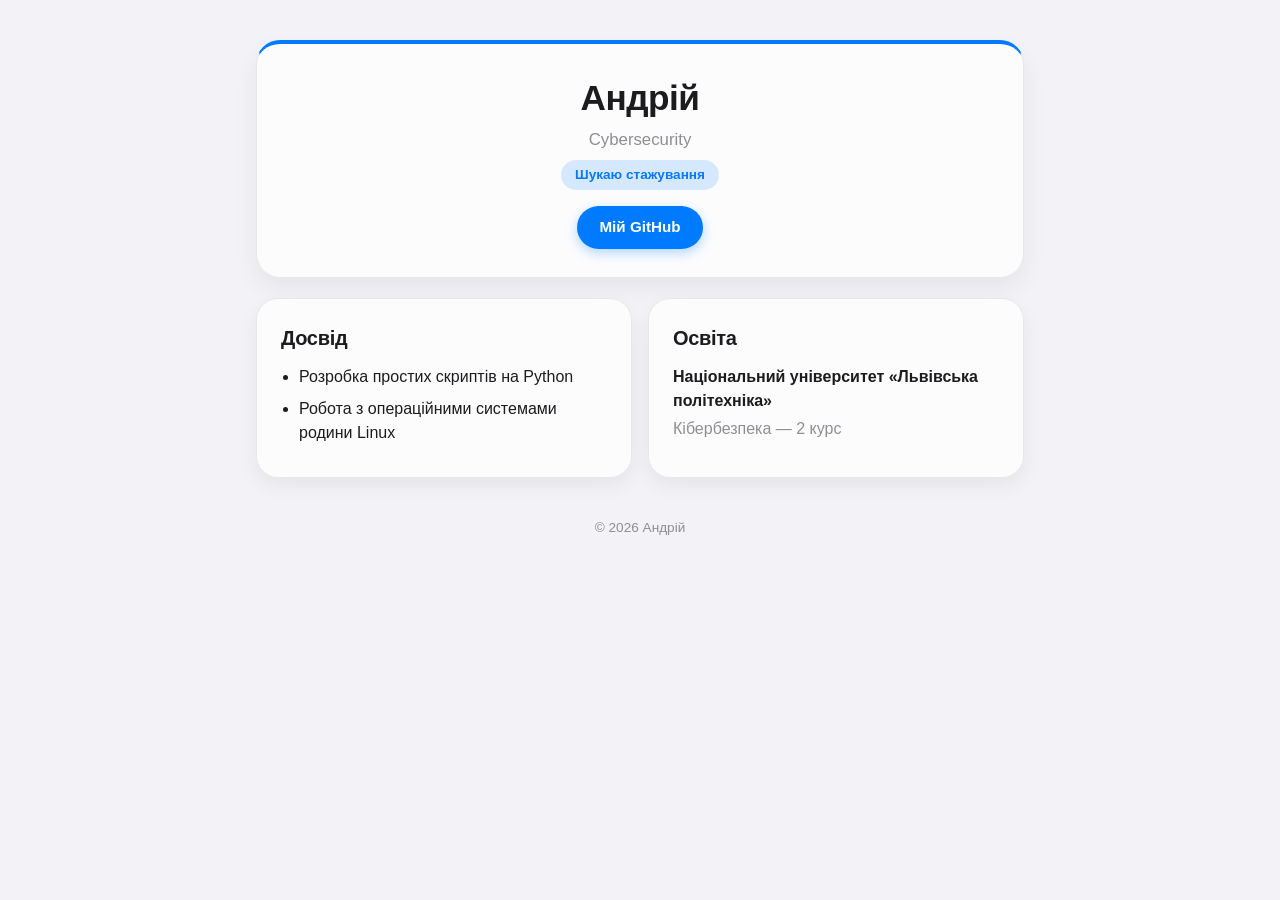
<file: index.html>
<!DOCTYPE html>
<html lang="uk">
<head>
  <meta charset="UTF-8">
  <meta name="viewport" content="width=device-width, initial-scale=1.0">
  <title>Резюме | Андрій</title>

  <link rel="stylesheet" href="styles.css">


  <style>
    .status-badge {
      display: inline-block;
      background-color: rgba(0, 122, 255, 0.15);
      color: var(--accent-color, #007aff);
      padding: 5px 14px;
      border-radius: 999px;
      font-size: 0.85rem;
      font-weight: 600;
      margin-top: 8px;
    }
  </style>
</head>
<body>

  <header id="main-header" style="border-top: 4px solid var(--accent-color, #007aff);">
    <h1>Андрій</h1>
    <p class="role">Cybersecurity</p>
    <span class="status-badge">Шукаю стажування</span>
    <p class="link-wrapper">
      <a href="https://github.com/Andreypudge" target="_blank">Мій GitHub</a>
    </p>
  </header>

  <main class="cards-container">
    <section class="card">
      <h2>Досвід</h2>
      <ul>
        <li>Розробка простих скриптів на Python</li>
        <li>Робота з операційними системами родини Linux</li>
      </ul>
    </section>

    <section class="card">
      <h2>Освіта</h2>
      <p class="education-title">Національний університет «Львівська політехніка»</p>
      <p class="education-sub">Кібербезпека — 2 курс</p>
    </section>
  </main>

  <footer>
    <p>&copy; 2026 Андрій</p>
  </footer>

</body>
</html>
</file>
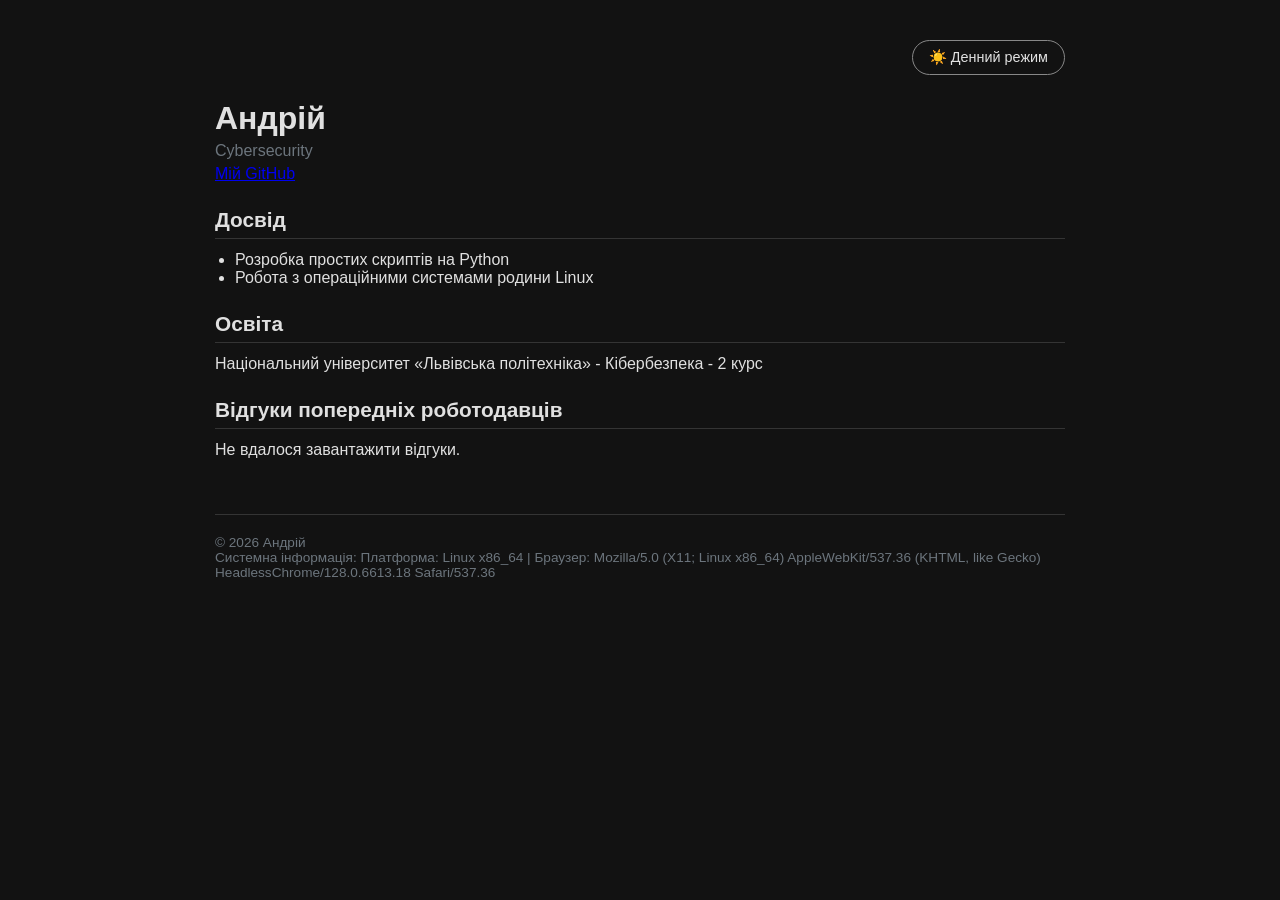
<file: lab_4_js/index.html>
<!DOCTYPE html>
<html lang="uk">
<head>
  <meta charset="UTF-8">
  <meta name="viewport" content="width=device-width, initial-scale=1.0">
  <title>Портфоліо — Андрій (Лабораторна 4)</title>
  <link rel="stylesheet" href="style.css">
</head>
<body>
  <div class="container">
    <header class="header">
      <button id="themeToggleBtn" class="btn-theme">🌙 Нічний режим</button>
    </header>

    <section class="profile">
      <h1>Андрій</h1>
      <p class="role">Cybersecurity</p>
      <a href="https://github.com/Andreypudge" target="_blank">Мій GitHub</a>
    </section>

    <section class="section">
      <h2>Досвід</h2>
      <ul>
        <li>Розробка простих скриптів на Python</li>
        <li>Робота з операційними системами родини Linux</li>
      </ul>
    </section>

    <section class="section">
      <h2>Освіта</h2>
      <p>Національний університет «Львівська політехніка» - Кібербезпека - 2 курс</p>
    </section>

    <section class="section">
      <h2>Відгуки попередніх роботодавців</h2>
      <div id="reviewsContainer" class="reviews-grid">
        <p class="loading-text">Завантаження відгуків...</p>
      </div>
    </section>

    <footer class="footer">
      <p>&copy; 2026 Андрій</p>
      <p id="systemInfo" class="system-info"></p>
    </footer>
  </div>

  <div id="contactModal" class="modal-overlay hidden">
    <div class="modal-content">
      <button id="closeModalBtn" class="close-btn">&times;</button>
      <h3>Зворотний зв'язок</h3>
      <form action="https://formspree.io/f/xqppyawo" method="POST" class="contact-form">
        <label>Ім'я:</label>
        <input type="text" name="name" required>

        <label>Email:</label>
        <input type="email" name="email" required>

        <label>Номер телефону:</label>
        <input type="tel" name="phone" required>

        <label>Повідомлення:</label>
        <textarea name="message" rows="3" required></textarea>

        <button type="submit" class="btn-submit">Надіслати</button>
      </form>
    </div>
  </div>

  <script src="script.js"></script>
</body>
</html>
</file>
<file: styles.css>
:root {
  --bg-color: #f2f2f7;
  --card-bg: rgba(255, 255, 255, 0.75);
  --text-main: #1c1c1e;
  --text-sub: #8e8e93;
  --border-color: rgba(0, 0, 0, 0.08);
  --accent-color: #007aff;
  --shadow-color: rgba(0, 0, 0, 0.06);
}


@media (prefers-color-scheme: dark) {
  :root {
    --bg-color: #000000;
    --card-bg: rgba(28, 28, 30, 0.75);
    --text-main: #f2f2f7;
    --text-sub: #98989d;
    --border-color: rgba(255, 255, 255, 0.12);
    --accent-color: #0a84ff;
    --shadow-color: rgba(0, 0, 0, 0.4);
  }
}


*, *::before, *::after {
  box-sizing: border-box;
  margin: 0;
  padding: 0;
}

@keyframes fadeIn {
  from {
    opacity: 0;
    transform: translateY(10px);
  }
  to {
    opacity: 1;
    transform: translateY(0);
  }
}


body {
  font-family: -apple-system, BlinkMacSystemFont, "SF Pro Text", "Segoe UI", Roboto, sans-serif;
  line-height: 1.5;
  color: var(--text-main);
  background-color: var(--bg-color);
  padding: 40px 16px;
  max-width: 800px;
  margin: 0 auto;
  
  transition: background-color 0.4s ease, color 0.4s ease;
  
  animation: fadeIn 0.6s ease-out;
}



#main-header {
  background: var(--card-bg);
  backdrop-filter: blur(20px);
  -webkit-backdrop-filter: blur(20px);
  padding: 28px 20px;
  margin-bottom: 20px;
  border-radius: 24px;
  border: 1px solid var(--border-color);
  box-shadow: 0 10px 25px var(--shadow-color);
  text-align: center;
}

#main-header h1 {
  font-size: 2.2rem;
  font-weight: 700;
  letter-spacing: -0.5px;
}

.role {
  color: var(--text-sub);
  font-size: 1.05rem;
  margin-top: 2px;
}

.link-wrapper {
  margin-top: 16px;
}

a[target="_blank"] {
  display: inline-block;
  padding: 10px 22px;
  background-color: var(--accent-color);
  color: #ffffff;
  text-decoration: none;
  border-radius: 999px;
  border: none;
  font-weight: 600;
  font-size: 0.95rem;
  box-shadow: 0 4px 12px rgba(0, 122, 255, 0.3);
  transition: transform 0.2s ease, opacity 0.2s ease;
}

a[target="_blank"]:hover {
  opacity: 0.9;
  transform: translateY(-2px);
}

a[target="_blank"]:active {
  transform: scale(0.95);
}

/* Псевдоклас 3: focus */
a[target="_blank"]:focus {
  outline: 3px solid rgba(0, 122, 255, 0.4);
  outline-offset: 3px;
}



.cards-container {
  display: flex;
  flex-direction: row;
  gap: 16px;
  margin-bottom: 24px;
}

.card {
  flex: 1;
  background: var(--card-bg);
  backdrop-filter: blur(20px);
  -webkit-backdrop-filter: blur(20px);
  padding: 24px;
  border-radius: 22px;
  border: 1px solid var(--border-color);
  box-shadow: 0 8px 20px var(--shadow-color);
  transition: transform 0.25s ease, box-shadow 0.25s ease;
}


.card:hover {
  transform: translateY(-4px);
  box-shadow: 0 14px 28px var(--shadow-color);
}

.card h2 {
  font-size: 1.25rem;
  margin-bottom: 12px;
  letter-spacing: -0.3px;
}

.card ul {
  padding-left: 18px;
}

.card li {
  margin-bottom: 8px;
  color: var(--text-main);
}

.education-title {
  font-weight: 600;
}

.education-sub {
  color: var(--text-sub);
  margin-top: 4px;
}

footer {
  text-align: center;
  padding: 16px;
  color: var(--text-sub);
  font-size: 0.85rem;
}


@media (max-width: 650px) {
  .cards-container {
    flex-direction: column;
  }

  body {
    padding: 20px 12px;
  }

  #main-header {
    border-radius: 18px;
  }

  .card {
    border-radius: 18px;
  }
}
</file>
<file: lab_4_js/style.css>
* {
  box-sizing: border-box;
  margin: 0;
  padding: 0;
}

body {
  font-family: -apple-system, BlinkMacSystemFont, "Segoe UI", Roboto, Helvetica, Arial, sans-serif;
  min-height: 100vh;
  padding: 40px 20px;
  transition: background-color 0.25s ease, color 0.25s ease;
}

body.light-theme {
  background-color: #f4f6f8;
  color: #212529;
}

body.dark-theme {
  background-color: #121212;
  color: #e0e0e0;
}

.container {
  max-width: 850px;
  margin: 0 auto;
  display: flex;
  flex-direction: column;
  gap: 25px;
}

.header {
  display: flex;
  justify-content: flex-end;
}

.btn-theme {
  padding: 8px 16px;
  cursor: pointer;
  border-radius: 20px;
  font-size: 0.9rem;
  font-weight: 500;
  border: 1px solid #888;
  background: transparent;
  color: inherit;
}

.profile h1 {
  font-size: 2rem;
  margin-bottom: 5px;
}

.role {
  color: #6c757d;
  margin-bottom: 5px;
}

.section h2 {
  font-size: 1.3rem;
  margin-bottom: 12px;
  border-bottom: 1px solid rgba(128, 128, 128, 0.3);
  padding-bottom: 6px;
}

.section ul {
  padding-left: 20px;
}


.reviews-grid {
  display: grid;
  grid-template-columns: repeat(auto-fit, minmax(360px, 1fr));
  gap: 16px;
}

.review-card {
  padding: 18px;
  border-radius: 10px;
  border: 1px solid rgba(128, 128, 128, 0.2);
  display: flex;
  flex-direction: column;
  gap: 8px;
}

body.light-theme .review-card {
  background-color: #ffffff;
  box-shadow: 0 2px 5px rgba(0, 0, 0, 0.04);
}

body.dark-theme .review-card {
  background-color: #1e1e1e;
  box-shadow: 0 2px 5px rgba(0, 0, 0, 0.3);
}

.review-card h4 {
  color: #0366d6;
}
body.dark-theme .review-card h4 {
  color: #58a6ff;
}

.review-card .email {
  font-size: 0.85rem;
  color: #6c757d;
}

.footer {
  margin-top: 30px;
  padding-top: 20px;
  border-top: 1px solid rgba(128, 128, 128, 0.3);
  font-size: 0.85rem;
  color: #6c757d;
}

.modal-overlay {
  position: fixed;
  top: 0;
  left: 0;
  width: 100%;
  height: 100%;
  background: rgba(0, 0, 0, 0.65);
  display: flex;
  justify-content: center;
  align-items: center;
  z-index: 1000;
  backdrop-filter: blur(2px);
}

.modal-overlay.hidden {
  display: none;
}

.modal-content {
  background: #ffffff;
  color: #212529;
  padding: 25px;
  border-radius: 12px;
  width: 90%;
  max-width: 420px;
  position: relative;
}

.close-btn {
  position: absolute;
  top: 10px;
  right: 15px;
  background: none;
  border: none;
  font-size: 24px;
  cursor: pointer;
  color: #6c757d;
}

.contact-form {
  display: flex;
  flex-direction: column;
  gap: 10px;
  margin-top: 15px;
}

.contact-form input, .contact-form textarea {
  width: 100%;
  padding: 8px;
  border: 1px solid #ced4da;
  border-radius: 6px;
}

.btn-submit {
  padding: 10px;
  background-color: #007bff;
  color: #fff;
  border: none;
  border-radius: 6px;
  cursor: pointer;
  font-weight: 600;
}
</file>
